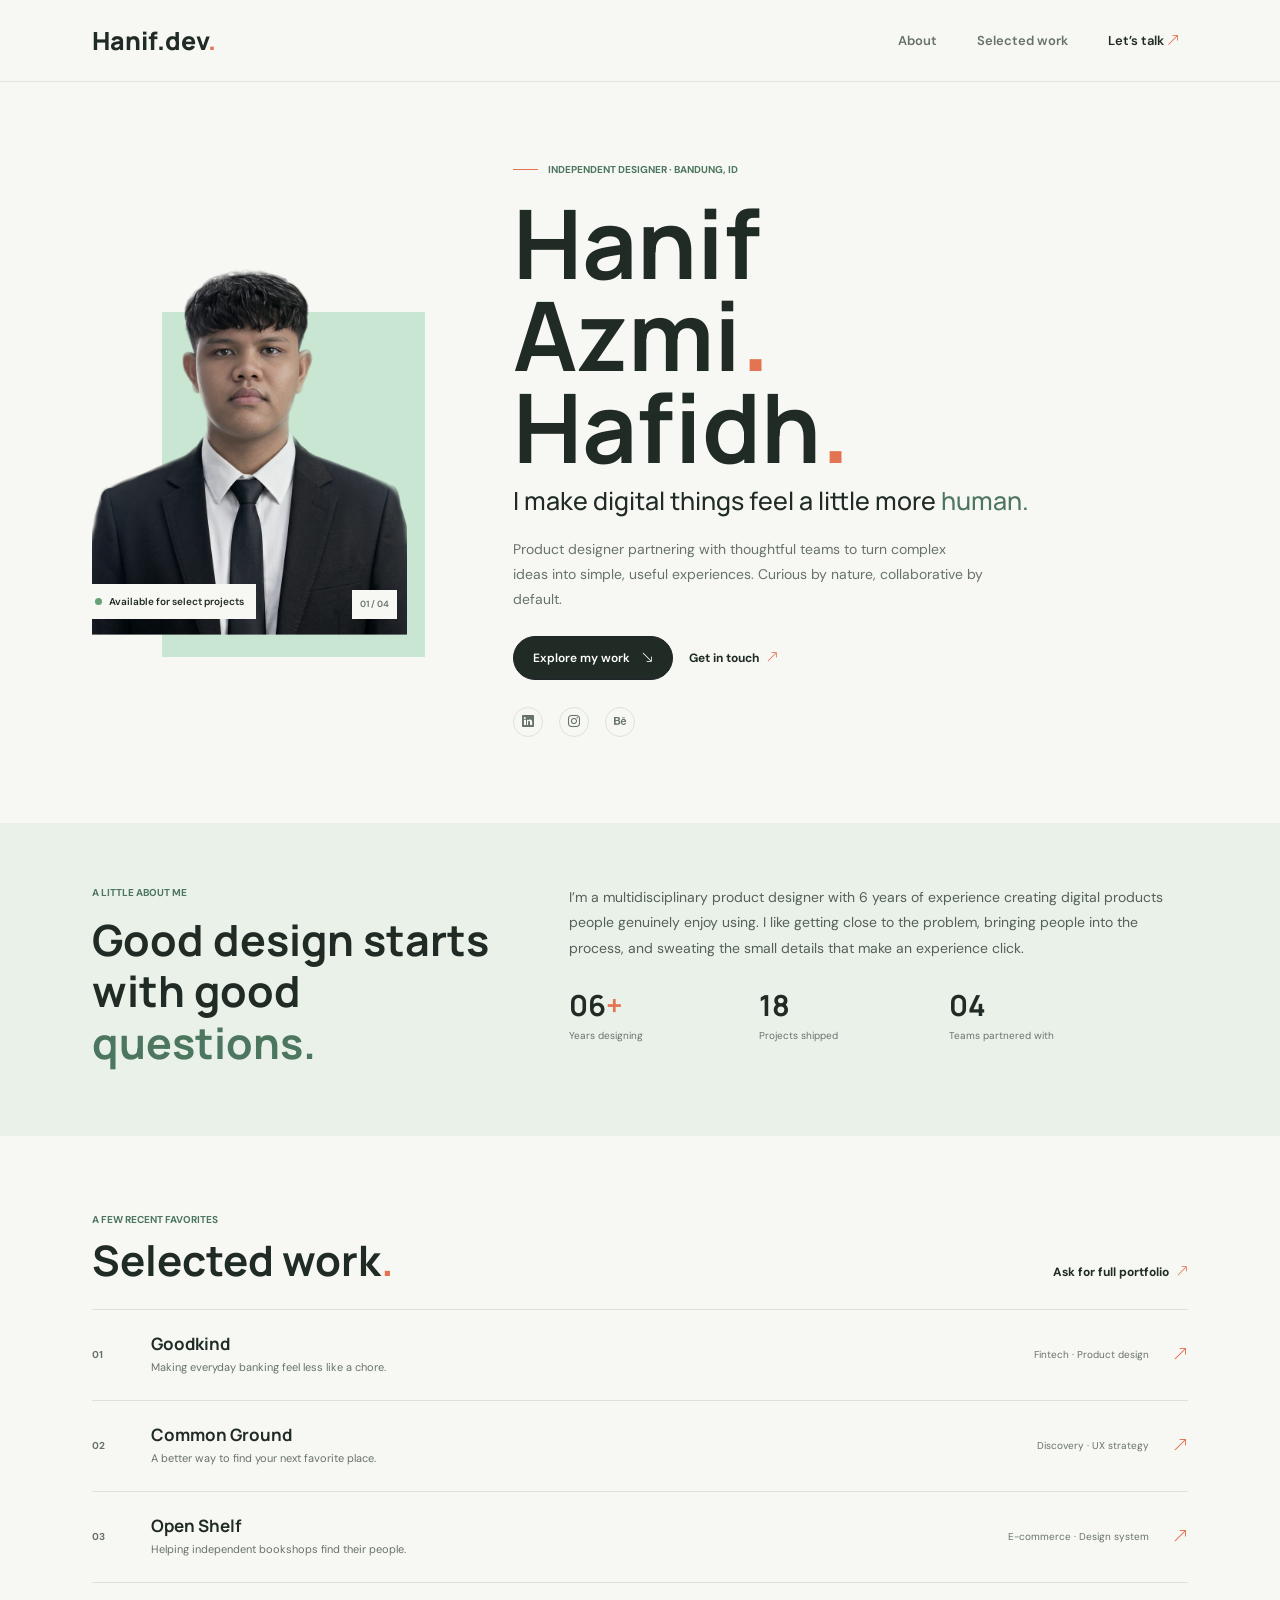
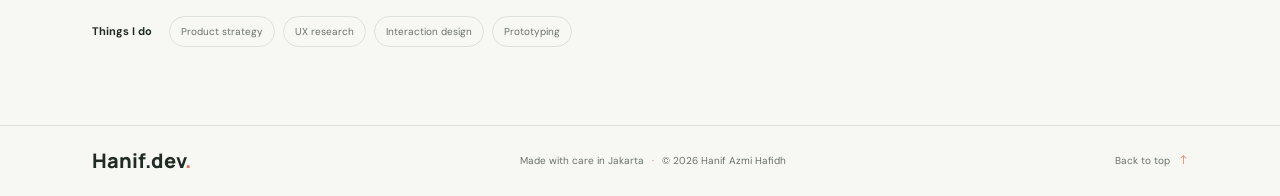
<file: index.html>
<!doctype html>
<html lang="en">
  <head>
    <meta charset="utf-8" />
    <meta name="viewport" content="width=device-width, initial-scale=1" />
    <meta
      name="description"
      content="The portfolio and profile of Hanif Azmi Hafidh, an independent Software Engineer in Jakarta."
    />
    <title>Hanif Azmi Hafidh — Software Engineer</title>
    <link rel="preconnect" href="https://fonts.googleapis.com" />
    <link rel="preconnect" href="https://fonts.gstatic.com" crossorigin />
    <link
      href="https://fonts.googleapis.com/css2?family=DM+Sans:wght@400;500;600;700&family=Manrope:wght@400;500;600;700;800&display=swap"
      rel="stylesheet"
    />
    <link
      href="https://cdn.jsdelivr.net/npm/bootstrap@5.3.3/dist/css/bootstrap.min.css"
      rel="stylesheet"
    />
    <link
      href="https://cdn.jsdelivr.net/npm/bootstrap-icons@1.11.3/font/bootstrap-icons.min.css"
      rel="stylesheet"
    />
    <link href="style.css" rel="stylesheet" />
  </head>
  <body>
    <nav class="navbar navbar-expand-sm site-nav" aria-label="Main navigation">
      <div class="container page-container">
        <a class="navbar-brand brand-mark" href="#home"
          >Hanif.dev<span>.</span></a
        >
        <button
          class="navbar-toggler"
          type="button"
          data-bs-toggle="collapse"
          data-bs-target="#profileNav"
          aria-controls="profileNav"
          aria-expanded="false"
          aria-label="Toggle navigation"
        >
          <span class="navbar-toggler-icon"></span>
        </button>
        <div class="collapse navbar-collapse" id="profileNav">
          <ul class="navbar-nav ms-auto align-items-sm-center gap-sm-4">
            <li class="nav-item">
              <a class="nav-link" href="#about">About</a>
            </li>
            <li class="nav-item">
              <a class="nav-link" href="#work">Selected work</a>
            </li>
            <li class="nav-item">
              <a class="nav-link contact-link"
                >Let’s talk
                <i class="bi bi-arrow-up-right" aria-hidden="true"></i
              ></a>
            </li>
          </ul>
        </div>
      </div>
    </nav>

    <main id="home">
      <section
        class="container page-container profile-hero"
        aria-labelledby="profile-name"
      >
        <div class="row g-5 align-items-center">
          <div class="col-12 col-md-5 col-lg-4">
            <div class="portrait-wrap">
              <img class="portrait" src="./Hanif.png" />
              <span class="portrait-note"
                ><span class="availability-dot"></span> Available for select
                projects</span
              >
              <span class="portrait-index">01 / 04</span>
            </div>
          </div>
          <div class="col-12 col-md-7 col-lg-8 hero-copy">
            <p class="eyebrow">
              <span class="eyebrow-line"></span> Independent designer · Bandung,
              ID
            </p>
            <h1 id="profile-name">
              Hanif<br class="d-none d-lg-block" />
              Azmi<span class="name-period">.<br /></span>Hafidh<span
                class="name-period"
                >.</span
              >
            </h1>
            <p class="hero-role">
              I make digital things feel a little more <em>human.</em>
            </p>
            <p class="hero-intro">
              Product designer partnering with thoughtful teams to turn complex
              ideas into simple, useful experiences. Curious by nature,
              collaborative by default.
            </p>
            <div class="hero-actions d-flex flex-wrap align-items-center gap-3">
              <a class="btn btn-dark rounded-pill primary-action" href="#work"
                >Explore my work
                <i class="bi bi-arrow-down-right ms-2" aria-hidden="true"></i
              ></a>
              <a class="text-link"
                >Get in touch
                <i class="bi bi-arrow-up-right" aria-hidden="true"></i
              ></a>
            </div>
            <div class="social-links d-flex gap-3" aria-label="Social links">
              <a href="https://www.linkedin.com/" aria-label="LinkedIn"
                ><i class="bi bi-linkedin"></i
              ></a>
              <a href="https://www.instagram.com/" aria-label="Instagram"
                ><i class="bi bi-instagram"></i
              ></a>
              <a href="https://www.behance.net/" aria-label="Behance"
                ><i class="bi bi-behance"></i
              ></a>
            </div>
          </div>
        </div>
      </section>

      <section class="details-band" id="about" aria-labelledby="about-title">
        <div class="container page-container">
          <div class="row g-4 g-lg-5">
            <div class="col-12 col-lg-5">
              <p class="section-label">A little about me</p>
              <h2 id="about-title">
                Good design starts<br />with good <span>questions.</span>
              </h2>
            </div>
            <div class="col-12 col-lg-7 about-copy">
              <p>
                I’m a multidisciplinary product designer with 6 years of
                experience creating digital products people genuinely enjoy
                using. I like getting close to the problem, bringing people into
                the process, and sweating the small details that make an
                experience click.
              </p>
              <div class="row profile-facts g-4">
                <div class="col-6 col-sm-4">
                  <span class="fact-value">06<span>+</span></span>
                  <span class="fact-label">Years designing</span>
                </div>
                <div class="col-6 col-sm-4">
                  <span class="fact-value">18</span>
                  <span class="fact-label">Projects shipped</span>
                </div>
                <div class="col-6 col-sm-4">
                  <span class="fact-value">04</span>
                  <span class="fact-label">Teams partnered with</span>
                </div>
              </div>
            </div>
          </div>
        </div>
      </section>

      <section
        class="container page-container work-section"
        id="work"
        aria-labelledby="work-title"
      >
        <div
          class="section-heading d-flex flex-wrap justify-content-between align-items-end gap-3"
        >
          <div>
            <p class="section-label">A few recent favorites</p>
            <h2 id="work-title">
              Selected work<span class="name-period">.</span>
            </h2>
          </div>
          <a class="text-link all-work-link"
            >Ask for full portfolio
            <i class="bi bi-arrow-up-right" aria-hidden="true"></i
          ></a>
        </div>
        <div class="row work-list g-0">
          <article class="col-12 work-item">
            <span class="work-number">01</span>
            <div class="work-title-group">
              <h3>Goodkind</h3>
              <p>Making everyday banking feel less like a chore.</p>
            </div>
            <span class="work-category">Fintech · Product design</span>
            <span class="work-arrow" aria-hidden="true"
              ><i class="bi bi-arrow-up-right"></i
            ></span>
          </article>
          <article class="col-12 work-item">
            <span class="work-number">02</span>
            <div class="work-title-group">
              <h3>Common Ground</h3>
              <p>A better way to find your next favorite place.</p>
            </div>
            <span class="work-category">Discovery · UX strategy</span>
            <span class="work-arrow" aria-hidden="true"
              ><i class="bi bi-arrow-up-right"></i
            ></span>
          </article>
          <article class="col-12 work-item">
            <span class="work-number">03</span>
            <div class="work-title-group">
              <h3>Open Shelf</h3>
              <p>Helping independent bookshops find their people.</p>
            </div>
            <span class="work-category">E-commerce · Design system</span>
            <span class="work-arrow" aria-hidden="true"
              ><i class="bi bi-arrow-up-right"></i
            ></span>
          </article>
        </div>
        <div class="skills-row d-flex flex-wrap align-items-center gap-2">
          <span class="skills-heading">Things I do</span>
          <span class="skill-tag">Product strategy</span>
          <span class="skill-tag">UX research</span>
          <span class="skill-tag">Interaction design</span>
          <span class="skill-tag">Prototyping</span>
        </div>
      </section>
    </main>

    <footer class="site-footer">
      <div
        class="container page-container d-flex flex-wrap justify-content-between align-items-center gap-3"
      >
        <a class="brand-mark footer-brand" href="#home"
          >Hanif.dev<span>.</span></a
        >
        <p>
          Made with care in Jakarta <span aria-hidden="true">·</span> © 2026
          Hanif Azmi Hafidh
        </p>
        <a class="back-to-top" href="#home"
          >Back to top <i class="bi bi-arrow-up" aria-hidden="true"></i
        ></a>
      </div>
    </footer>

    <script src="https://cdn.jsdelivr.net/npm/bootstrap@5.3.3/dist/js/bootstrap.bundle.min.js"></script>
  </body>
</html>
</file>
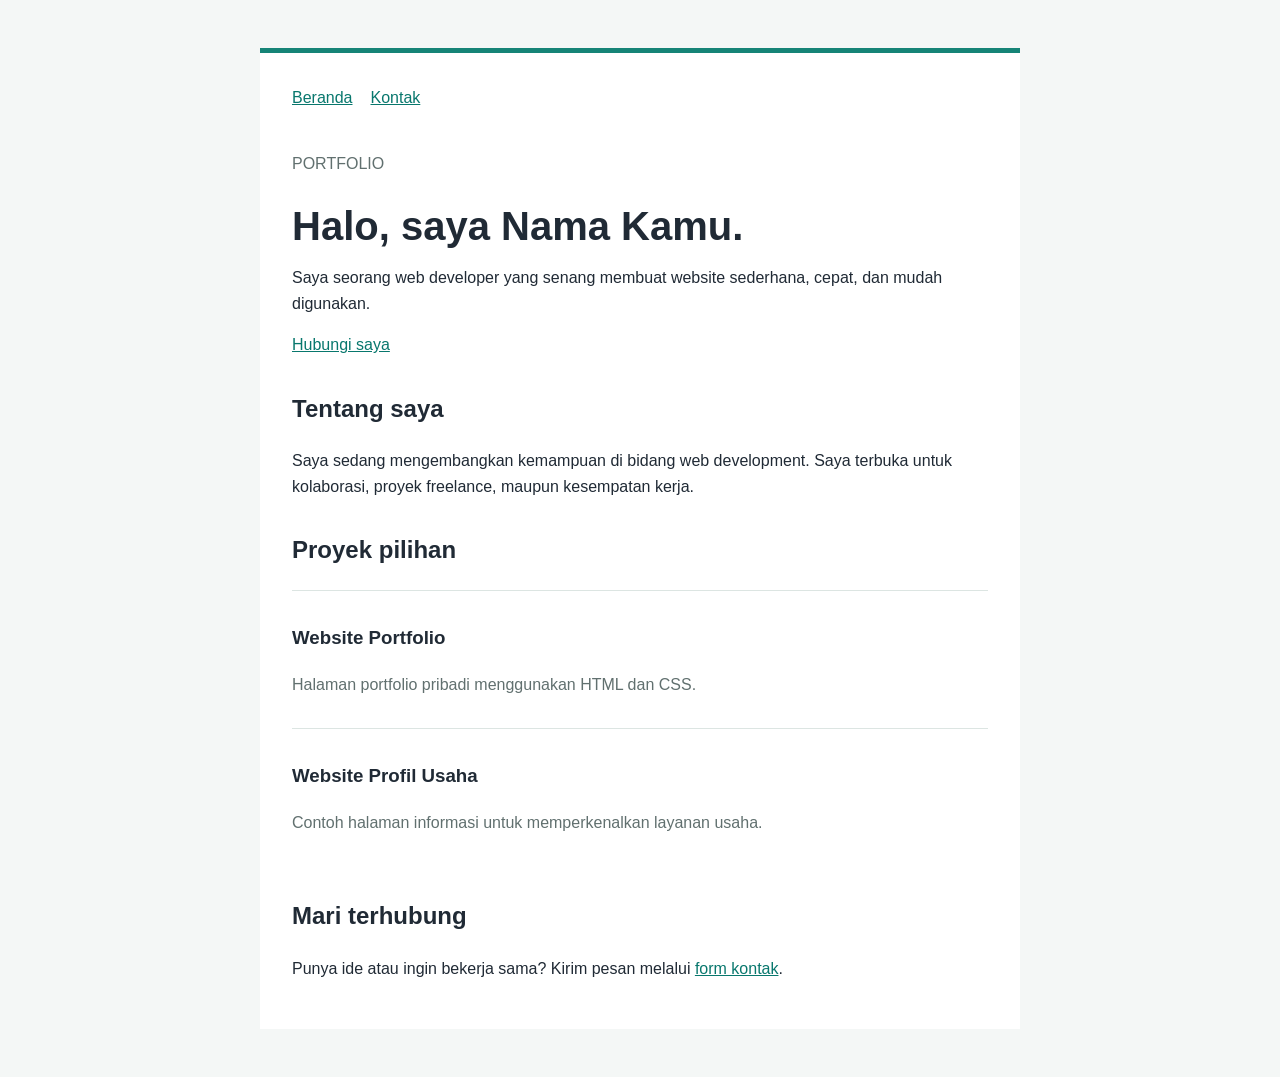
<file: day-2/index.html>
<!doctype html>
<html lang="id">
  <head>
    <meta charset="UTF-8" />
    <meta name="viewport" content="width=device-width, initial-scale=1.0" />
    <title>Portfolio | Nama Kamu</title>
    <style>
      body {
        max-width: 760px;
        margin: 48px auto;
        padding: 0 20px;
        font:
          16px/1.6 Arial,
          sans-serif;
        color: #202a35;
        background: #f4f7f6;
      }
      main {
        padding: 32px;
        background: white;
        border-top: 5px solid #168477;
      }
      nav {
        display: flex;
        gap: 18px;
        margin-bottom: 40px;
      }
      a {
        color: #08776d;
      }
      h1 {
        margin-bottom: 8px;
        font-size: 40px;
        line-height: 1.15;
      }
      .muted {
        color: #61706f;
      }
      section {
        margin-top: 32px;
      }
      .project {
        padding: 14px 0;
        border-top: 1px solid #dce5e2;
      }
      @media (max-width: 520px) {
        body {
          margin: 20px auto;
        }
        main {
          padding: 22px;
        }
        h1 {
          font-size: 32px;
        }
      }
    </style>
  </head>
  <body>
    <main>
      <nav aria-label="Navigasi utama">
        <a href="index.html">Beranda</a>
        <a href="form.html">Kontak</a>
      </nav>

      <header>
        <p class="muted">PORTFOLIO</p>
        <h1>Halo, saya Nama Kamu.</h1>
        <p>
          Saya seorang web developer yang senang membuat website sederhana,
          cepat, dan mudah digunakan.
        </p>
        <p><a href="form.html">Hubungi saya</a></p>
      </header>

      <section aria-labelledby="tentang">
        <h2 id="tentang">Tentang saya</h2>
        <p>
          Saya sedang mengembangkan kemampuan di bidang web development. Saya
          terbuka untuk kolaborasi, proyek freelance, maupun kesempatan kerja.
        </p>
      </section>

      <section aria-labelledby="proyek">
        <h2 id="proyek">Proyek pilihan</h2>
        <article class="project">
          <h3>Website Portfolio</h3>
          <p class="muted">
            Halaman portfolio pribadi menggunakan HTML dan CSS.
          </p>
        </article>
        <article class="project">
          <h3>Website Profil Usaha</h3>
          <p class="muted">
            Contoh halaman informasi untuk memperkenalkan layanan usaha.
          </p>
        </article>
      </section>

      <section aria-labelledby="kontak">
        <h2 id="kontak">Mari terhubung</h2>
        <p>
          Punya ide atau ingin bekerja sama? Kirim pesan melalui
          <a href="form.html">form kontak</a>.
        </p>
      </section>
    </main>
  </body>
</html>
</file>
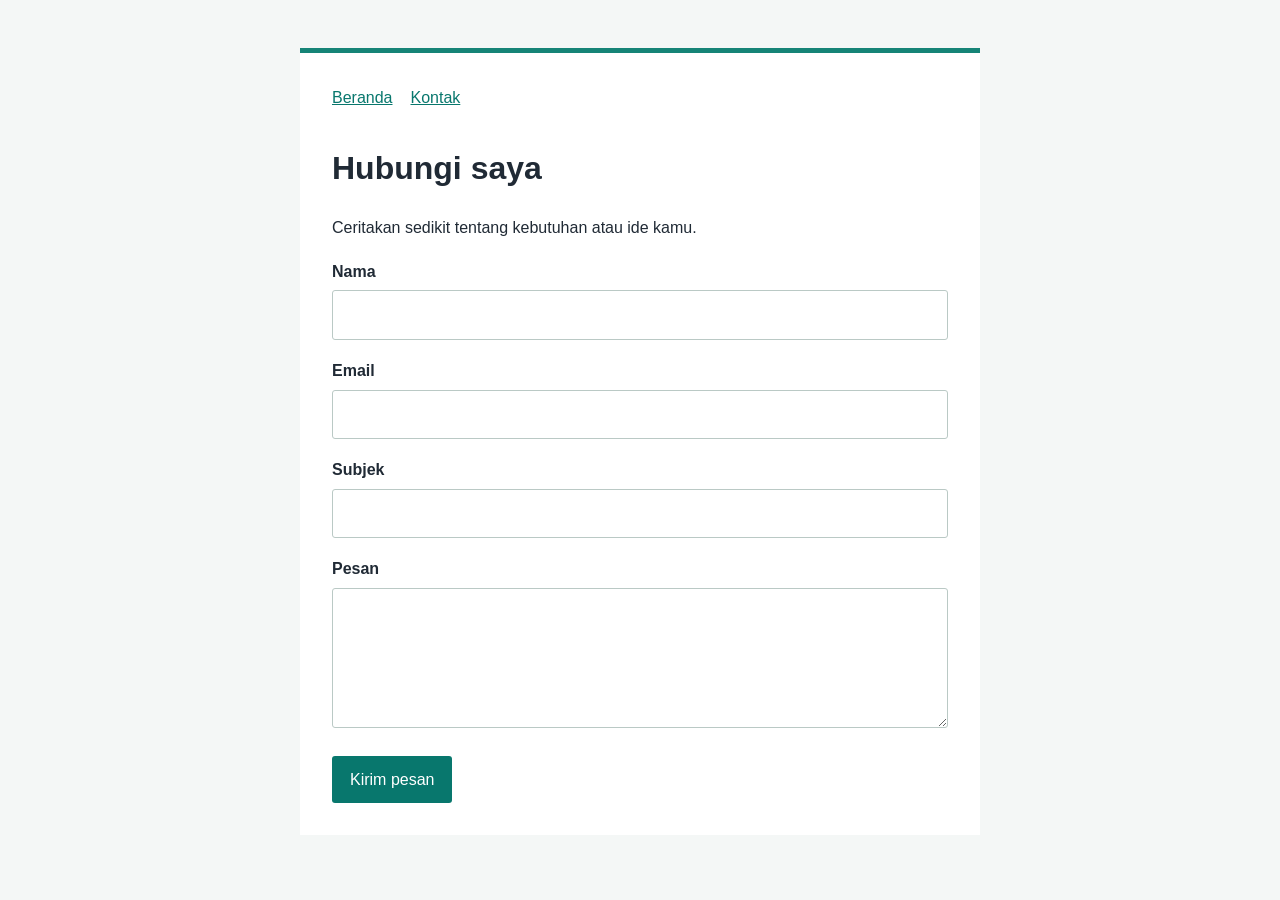
<file: day-2/form.html>
<!doctype html>
<html lang="id">
  <head>
    <meta charset="UTF-8" />
    <meta name="viewport" content="width=device-width, initial-scale=1.0" />
    <title>Kontak | Nama Kamu</title>
    <style>
      body {
        max-width: 680px;
        margin: 48px auto;
        padding: 0 20px;
        font:
          16px/1.6 Arial,
          sans-serif;
        color: #202a35;
        background: #f4f7f6;
      }
      main {
        padding: 32px;
        background: white;
        border-top: 5px solid #168477;
      }
      nav {
        display: flex;
        gap: 18px;
        margin-bottom: 32px;
      }
      a {
        color: #08776d;
      }
      label {
        display: block;
        margin: 18px 0 6px;
        font-weight: 700;
      }
      input,
      textarea {
        box-sizing: border-box;
        width: 100%;
        padding: 11px;
        border: 1px solid #bac9c5;
        border-radius: 3px;
        font: inherit;
      }
      textarea {
        min-height: 140px;
        resize: vertical;
      }
      button {
        margin-top: 20px;
        padding: 11px 18px;
        border: 0;
        border-radius: 3px;
        color: white;
        background: #08776d;
        font: inherit;
        cursor: pointer;
      }
      @media (max-width: 520px) {
        body {
          margin: 20px auto;
        }
        main {
          padding: 22px;
        }
      }
    </style>
  </head>
  <body>
    <main>
      <nav aria-label="Navigasi utama">
        <a href="index.html">Beranda</a>
        <a href="form.html" aria-current="page">Kontak</a>
      </nav>

      <h1>Hubungi saya</h1>
      <p>Ceritakan sedikit tentang kebutuhan atau ide kamu.</p>

      <form action="proses.html" method="get">
        <label for="nama">Nama</label>
        <input id="nama" name="nama" type="text" autocomplete="name" required />

        <label for="email">Email</label>
        <input
          id="email"
          name="email"
          type="email"
          autocomplete="email"
          required
        />

        <label for="subjek">Subjek</label>
        <input id="subjek" name="subjek" type="text" required />

        <label for="pesan">Pesan</label>
        <textarea id="pesan" name="pesan" required></textarea>

        <button type="submit">Kirim pesan</button>
      </form>
    </main>
  </body>
</html>
</file>
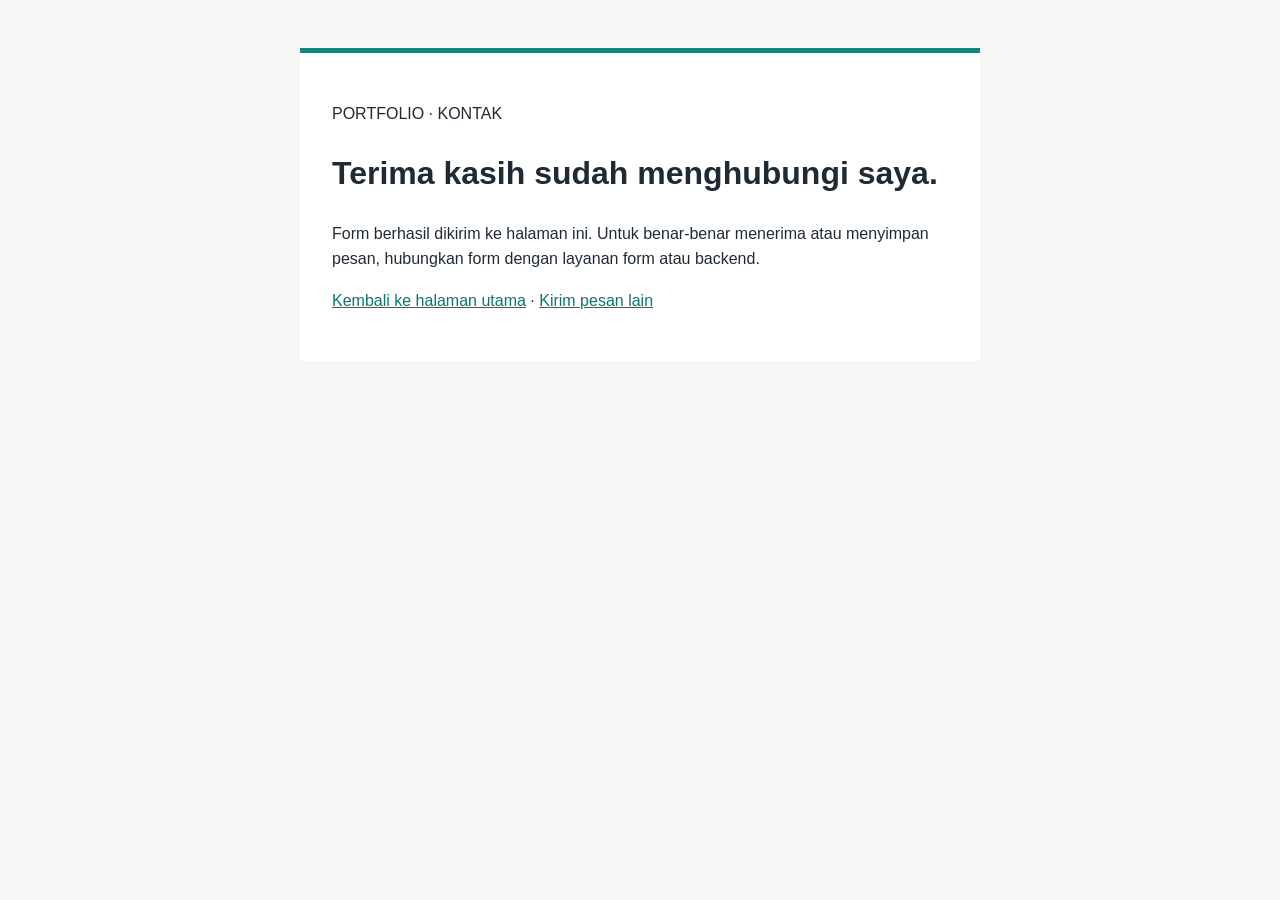
<file: day-2/proses.html>
<!doctype html>
<html lang="id">
  <head>
    <meta charset="UTF-8" />
    <meta name="viewport" content="width=device-width, initial-scale=1.0" />
    <title>Pesan Terkirim | Nama Kamu</title>
    <style>
      body {
        max-width: 680px;
        margin: 48px auto;
        padding: 0 20px;
        font:
          16px/1.6 Arial,
          sans-serif;
        color: #202a35;
        background: #f4f7f6;
      }
      main {
        padding: 32px;
        background: white;
        border-top: 5px solid #168477;
      }
      a {
        color: #08776d;
      }
      @media (max-width: 520px) {
        body {
          margin: 20px auto;
        }
        main {
          padding: 22px;
        }
      }
    </style>
  </head>
  <body>
    <main>
      <p>PORTFOLIO · KONTAK</p>
      <h1>Terima kasih sudah menghubungi saya.</h1>
      <p>
        Form berhasil dikirim ke halaman ini. Untuk benar-benar menerima atau
        menyimpan pesan, hubungkan form dengan layanan form atau backend.
      </p>
      <p>
        <a href="index.html">Kembali ke halaman utama</a> ·
        <a href="form.html">Kirim pesan lain</a>
      </p>
    </main>
  </body>
</html>
</file>
<file: style.css>
:root {
  --ink: #202b25;
  --muted: #68726c;
  --paper: #f7f8f3;
  --green: #c9e6d3;
  --green-dark: #4c765e;
  --orange: #e37452;
  --rule: #dce2da;
  --display-font: "Manrope", sans-serif;
  --body-font: "DM Sans", sans-serif;
}

* {
  box-sizing: border-box;
}

html {
  scroll-behavior: smooth;
}

body {
  margin: 0;
  background: var(--paper);
  color: var(--ink);
  font-family: var(--body-font);
  font-size: 15px;
  -webkit-font-smoothing: antialiased;
}

a {
  color: inherit;
  text-decoration: none;
}

.page-container {
  max-width: 1120px;
}

.site-nav {
  min-height: 82px;
  border-bottom: 1px solid rgba(32, 43, 37, 0.1);
}

.brand-mark {
  color: var(--ink);
  font-family: var(--display-font);
  font-size: 25px;
  font-weight: 800;
  letter-spacing: 0;
}

.brand-mark span,
.name-period {
  color: var(--orange);
}
.site-nav .nav-link {
  color: var(--muted);
  font-size: 13px;
  font-weight: 600;
}
.site-nav .nav-link:hover,
.text-link:hover {
  color: var(--orange);
}
.site-nav .contact-link {
  color: var(--ink);
}
.site-nav .contact-link i {
  color: var(--orange);
}

.profile-hero {
  padding-top: 80px;
  padding-bottom: 86px;
}

.portrait-wrap {
  position: relative;
  max-width: 370px;
  padding: 0 18px 22px 0;
}

.portrait-wrap::before {
  position: absolute;
  z-index: 0;
  right: 0;
  bottom: 0;
  width: 79%;
  height: 83%;
  background: var(--green);
  content: "";
}

.portrait {
  position: relative;
  z-index: 1;
  display: block;
  width: 100%;
  aspect-ratio: 4 / 5;
  object-fit: cover;
  object-position: center 38%;
  filter: saturate(0.78);
}

.portrait-note,
.portrait-index {
  position: absolute;
  z-index: 2;
  bottom: 38px;
  display: inline-flex;
  align-items: center;
  background: var(--paper);
  color: var(--ink);
  font-size: 10px;
  font-weight: 600;
}

.portrait-note {
  left: -9px;
  gap: 7px;
  padding: 10px 12px;
}
.availability-dot {
  width: 7px;
  height: 7px;
  border-radius: 50%;
  background: #64a275;
}
.portrait-index {
  right: 28px;
  padding: 8px;
  color: var(--muted);
  font-size: 9px;
}

.hero-copy {
  padding-left: clamp(18px, 5vw, 70px);
}
.eyebrow,
.section-label {
  color: var(--green-dark);
  font-size: 10px;
  font-weight: 700;
  letter-spacing: 0;
  text-transform: uppercase;
}
.eyebrow {
  display: flex;
  align-items: center;
  gap: 10px;
  margin-bottom: 20px;
}
.eyebrow-line {
  width: 25px;
  height: 1px;
  background: var(--orange);
}

h1,
h2,
h3,
p {
  margin-top: 0;
}
h1,
h2,
h3 {
  font-family: var(--display-font);
}

h1 {
  margin-bottom: 9px;
  font-size: clamp(58px, 7.8vw, 96px);
  font-weight: 700;
  line-height: 0.96;
}

.hero-role {
  margin-bottom: 17px;
  font-family: var(--display-font);
  font-size: clamp(18px, 2.2vw, 25px);
  font-weight: 500;
}
.hero-role em {
  color: var(--green-dark);
  font-style: normal;
}
.hero-intro {
  max-width: 470px;
  margin-bottom: 23px;
  color: var(--muted);
  font-size: 14px;
  line-height: 1.8;
}
.primary-action {
  padding: 12px 19px;
  background: var(--ink);
  font-size: 12px;
  font-weight: 600;
}
.primary-action:hover {
  background: var(--green-dark);
}
.text-link {
  color: var(--ink);
  font-size: 12px;
  font-weight: 700;
  transition: color 0.2s ease;
}
.text-link i {
  margin-left: 4px;
  color: var(--orange);
}
.social-links {
  margin-top: 27px;
}
.social-links a {
  display: grid;
  width: 30px;
  height: 30px;
  place-items: center;
  border: 1px solid var(--rule);
  border-radius: 50%;
  color: var(--muted);
  font-size: 12px;
  transition: all 0.2s ease;
}
.social-links a:hover {
  border-color: var(--green-dark);
  color: var(--green-dark);
  transform: translateY(-2px);
}

.details-band {
  padding: 62px 0 68px;
  background: #eaf1e9;
}
.section-label {
  margin-bottom: 14px;
}
.details-band h2,
.work-section h2 {
  margin-bottom: 0;
  font-size: clamp(30px, 4vw, 43px);
  font-weight: 700;
  line-height: 1.2;
}
.details-band h2 span {
  color: var(--green-dark);
}
.about-copy > p {
  max-width: 610px;
  margin-bottom: 28px;
  color: #536158;
  font-size: 14px;
  line-height: 1.85;
}
.profile-facts {
  max-width: 570px;
}
.fact-value,
.fact-label {
  display: block;
}
.fact-value {
  font-family: var(--display-font);
  font-size: 29px;
  font-weight: 700;
  line-height: 1.1;
}
.fact-value span {
  color: var(--orange);
}
.fact-label {
  margin-top: 6px;
  color: var(--muted);
  font-size: 10px;
}

.work-section {
  padding-top: 76px;
  padding-bottom: 78px;
}
.section-heading {
  margin-bottom: 23px;
}
.section-heading .section-label {
  margin-bottom: 8px;
}
.section-heading h2 {
  font-size: clamp(32px, 4vw, 42px);
}
.all-work-link {
  margin-bottom: 5px;
}
.work-list {
  border-top: 1px solid var(--rule);
}
.work-item {
  display: grid;
  grid-template-columns: 45px minmax(0, 1fr) minmax(140px, 220px) 25px;
  align-items: center;
  gap: 14px;
  min-height: 91px;
  border-bottom: 1px solid var(--rule);
  transition: padding 0.2s ease;
}
.work-item:hover {
  padding-right: 8px;
  padding-left: 8px;
}
.work-number,
.work-category {
  color: var(--muted);
  font-size: 10px;
}
.work-number {
  font-weight: 700;
}
.work-title-group h3 {
  margin-bottom: 4px;
  font-size: 17px;
  font-weight: 700;
}
.work-title-group p {
  margin-bottom: 0;
  color: var(--muted);
  font-size: 11px;
}
.work-category {
  text-align: right;
}
.work-arrow {
  color: var(--orange);
  text-align: right;
}
.skills-row {
  margin-top: 33px;
}
.skills-heading {
  margin-right: 9px;
  font-size: 11px;
  font-weight: 700;
}
.skill-tag {
  padding: 7px 11px;
  border: 1px solid var(--rule);
  border-radius: 999px;
  color: var(--muted);
  font-size: 10px;
}

.site-footer {
  padding: 20px 0;
  border-top: 1px solid var(--rule);
}
.footer-brand {
  font-size: 20px;
}
.site-footer p {
  margin-bottom: 0;
  color: var(--muted);
  font-size: 10px;
}
.site-footer p span {
  padding: 0 5px;
  color: var(--orange);
}
.back-to-top {
  color: var(--muted);
  font-size: 10px;
}
.back-to-top i {
  margin-left: 5px;
  color: var(--orange);
}

@media (max-width: 767.98px) {
  .site-nav {
    min-height: 68px;
  }
  .site-nav .navbar-collapse {
    padding: 8px 0 16px;
  }
  .site-nav .navbar-nav {
    align-items: flex-start !important;
    gap: 3px !important;
  }
  .profile-hero {
    padding-top: 44px;
    padding-bottom: 54px;
  }
    .profile-hero .row {
      --bs-gutter-x: 1.5rem;
    }
  .portrait-wrap {
    max-width: 330px;
    margin: 0 auto;
  }
  .hero-copy {
    padding-left: 12px;
  }
  h1 {
    font-size: clamp(60px, 15vw, 86px);
  }
  .details-band {
    padding: 48px 0 50px;
  }
  .about-copy {
    margin-top: 4px;
  }
  .work-section {
    padding-top: 55px;
    padding-bottom: 55px;
  }
}

@media (max-width: 575.98px) {
  .work-item {
    grid-template-columns: 28px minmax(0, 1fr) 22px;
    gap: 10px;
    min-height: 86px;
  }
  .work-category {
    display: none;
  }
  .work-title-group h3 {
    font-size: 15px;
  }
  .work-title-group p {
    max-width: 260px;
    line-height: 1.5;
  }
  .site-footer .container {
    justify-content: center !important;
    text-align: center;
  }
  .site-footer p {
    order: 3;
    width: 100%;
  }
  .back-to-top {
    margin-left: auto;
  }
}

@media (prefers-reduced-motion: reduce) {
  *,
  *::before,
  *::after {
    scroll-behavior: auto !important;
    transition-duration: 0.01ms !important;
  }
}
</file>
